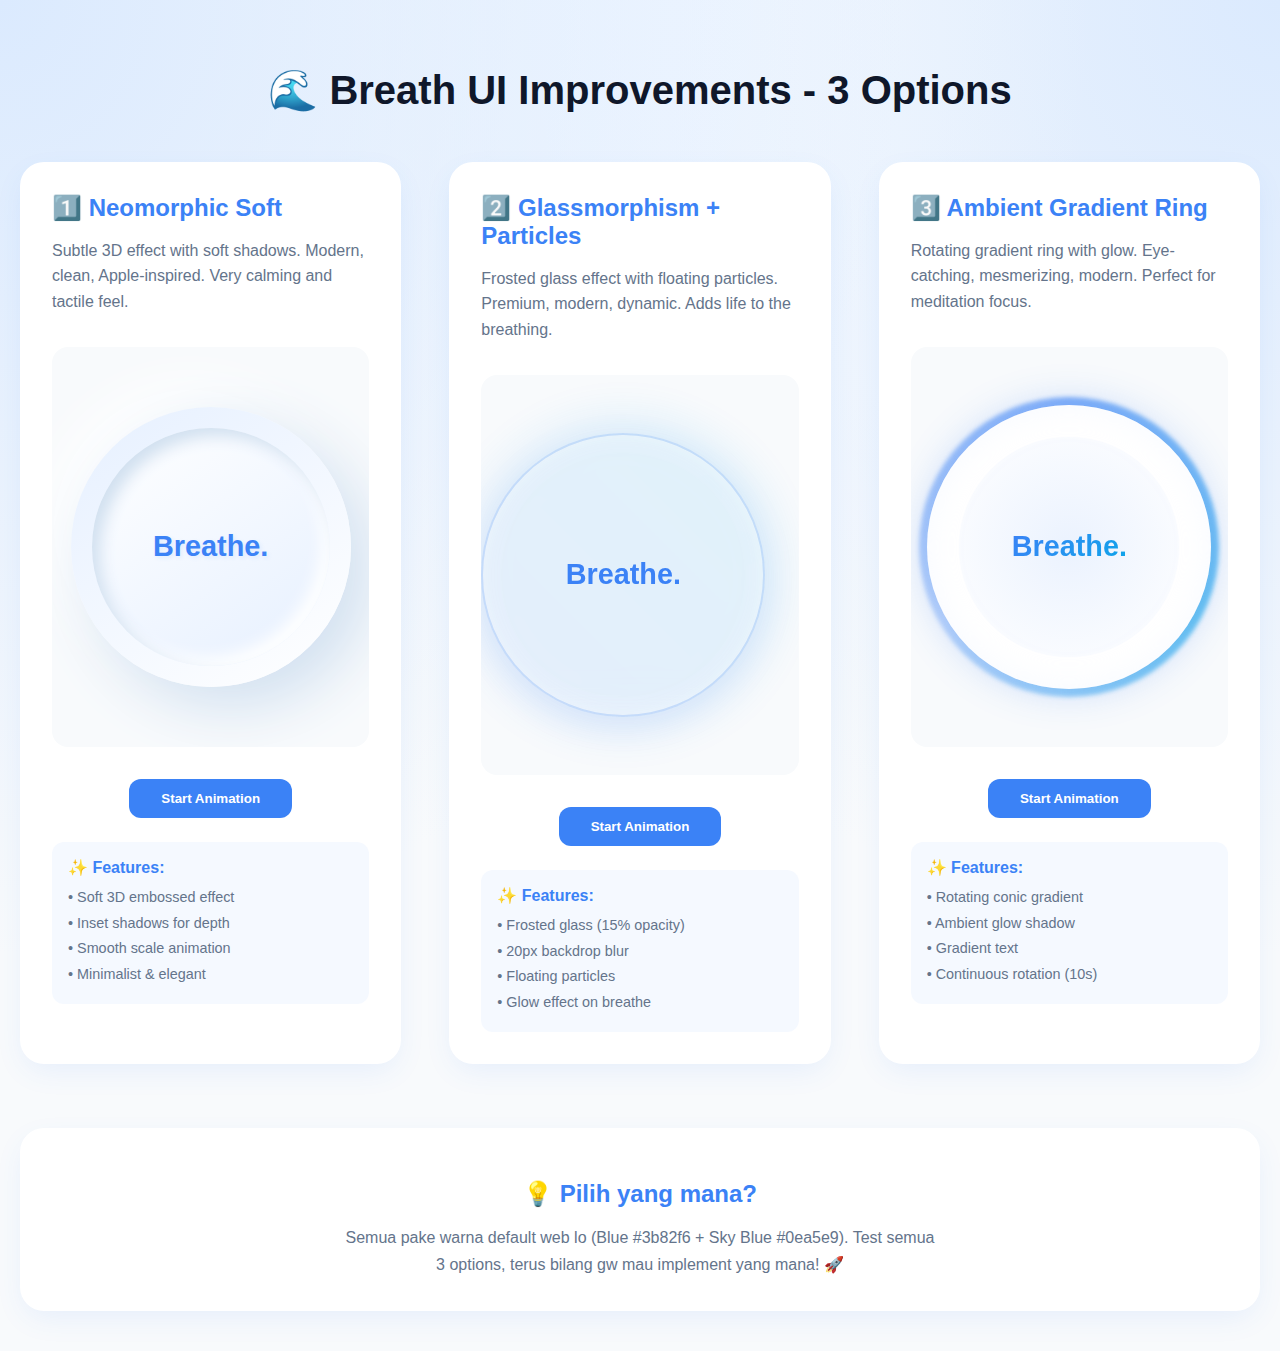
<file: breath-ui-options.html>
<!DOCTYPE html>
<html lang="en">

<head>
    <meta charset="UTF-8">
    <meta name="viewport" content="width=device-width, initial-scale=1.0">
    <title>Breath UI Improvements - 3 Options</title>
    <style>
        :root {
            --primary: #3b82f6;
            --primary-light: #eff6ff;
            --accent: #0ea5e9;
            --bg-light: #f8fafc;
        }

        body {
            font-family: 'Outfit', -apple-system, sans-serif;
            background: var(--bg-light);
            background-image:
                radial-gradient(at 0% 0%, rgba(219, 234, 254, 1) 0, transparent 50%),
                radial-gradient(at 50% 0%, rgba(239, 246, 255, 1) 0, transparent 50%),
                radial-gradient(at 100% 0%, rgba(219, 234, 254, 1) 0, transparent 50%);
            padding: 40px 20px;
            margin: 0;
        }

        .container {
            max-width: 1400px;
            margin: 0 auto;
        }

        h1 {
            text-align: center;
            font-size: 2.5rem;
            color: #0f172a;
            margin-bottom: 3rem;
        }

        .options-grid {
            display: grid;
            grid-template-columns: repeat(auto-fit, minmax(350px, 1fr));
            gap: 3rem;
            margin-bottom: 4rem;
        }

        .option-card {
            background: white;
            border-radius: 24px;
            padding: 2rem;
            box-shadow: 0 10px 30px -5px rgba(59, 130, 246, 0.1);
        }

        .option-title {
            font-size: 1.5rem;
            font-weight: 700;
            margin-bottom: 1rem;
            color: var(--primary);
        }

        .option-description {
            color: #64748b;
            margin-bottom: 2rem;
            line-height: 1.6;
        }

        .demo-area {
            min-height: 400px;
            display: flex;
            align-items: center;
            justify-content: center;
            position: relative;
            background: var(--bg-light);
            border-radius: 16px;
            overflow: hidden;
        }

        /* =====================================================
           OPTION 1: NEOMORPHIC BREATH CIRCLE
           ===================================================== */
        .neo-circle {
            width: 280px;
            height: 280px;
            border-radius: 50%;
            background: linear-gradient(145deg, #e6f0ff, #ffffff);
            box-shadow:
                20px 20px 60px #d1e0f0,
                -20px -20px 60px #ffffff;
            display: flex;
            align-items: center;
            justify-content: center;
            position: relative;
            transition: all 4s cubic-bezier(0.4, 0, 0.2, 1);
        }

        .neo-circle-inner {
            width: 85%;
            height: 85%;
            border-radius: 50%;
            background: linear-gradient(145deg, #ffffff, #e6f0ff);
            box-shadow:
                inset 8px 8px 16px #d1e0f0,
                inset -8px -8px 16px #ffffff;
            display: flex;
            align-items: center;
            justify-content: center;
            transition: all 4s cubic-bezier(0.4, 0, 0.2, 1);
        }

        .neo-text {
            font-size: 1.8rem;
            font-weight: 700;
            color: var(--primary);
            text-shadow: 2px 2px 4px rgba(59, 130, 246, 0.1);
        }

        /* Breathing animation */
        .neo-circle.breathing {
            transform: scale(1.15);
            box-shadow:
                25px 25px 80px #c5d5e8,
                -25px -25px 80px #ffffff;
        }

        .neo-circle.breathing .neo-circle-inner {
            transform: scale(0.9);
        }

        /* =====================================================
           OPTION 2: GLASSMORPHISM + PARTICLES
           ===================================================== */
        .glass-container {
            position: relative;
            width: 100%;
            height: 100%;
        }

        .particles {
            position: absolute;
            inset: 0;
        }

        .particle {
            position: absolute;
            width: 6px;
            height: 6px;
            background: var(--primary);
            border-radius: 50%;
            opacity: 0.3;
            animation: float 6s infinite ease-in-out;
        }

        .particle:nth-child(1) {
            left: 20%;
            top: 30%;
            animation-delay: 0s;
        }

        .particle:nth-child(2) {
            left: 80%;
            top: 40%;
            animation-delay: 1s;
        }

        .particle:nth-child(3) {
            left: 30%;
            top: 70%;
            animation-delay: 2s;
        }

        .particle:nth-child(4) {
            left: 70%;
            top: 20%;
            animation-delay: 3s;
        }

        .particle:nth-child(5) {
            left: 50%;
            top: 80%;
            animation-delay: 4s;
        }

        .particle:nth-child(6) {
            left: 15%;
            top: 50%;
            animation-delay: 5s;
        }

        @keyframes float {

            0%,
            100% {
                transform: translateY(0) scale(1);
            }

            50% {
                transform: translateY(-20px) scale(1.5);
                opacity: 0.6;
            }
        }

        .glass-circle {
            width: 280px;
            height: 280px;
            border-radius: 50%;
            background: rgba(255, 255, 255, 0.15);
            backdrop-filter: blur(20px);
            -webkit-backdrop-filter: blur(20px);
            border: 2px solid rgba(59, 130, 246, 0.2);
            display: flex;
            align-items: center;
            justify-content: center;
            position: relative;
            z-index: 10;
            box-shadow:
                0 8px 32px rgba(59, 130, 246, 0.1),
                inset 0 0 20px rgba(255, 255, 255, 0.5);
            transition: all 4s cubic-bezier(0.4, 0, 0.2, 1);
        }

        .glass-circle::before {
            content: '';
            position: absolute;
            inset: -20px;
            border-radius: 50%;
            background: linear-gradient(45deg, var(--primary), var(--accent));
            opacity: 0.1;
            filter: blur(20px);
            z-index: -1;
            transition: all 4s cubic-bezier(0.4, 0, 0.2, 1);
        }

        .glass-text {
            font-size: 1.8rem;
            font-weight: 700;
            color: var(--primary);
        }

        .glass-circle.breathing {
            transform: scale(1.2);
            background: rgba(255, 255, 255, 0.25);
        }

        .glass-circle.breathing::before {
            opacity: 0.2;
            filter: blur(30px);
        }

        /* =====================================================
           OPTION 3: AMBIENT GRADIENT RING
           ===================================================== */
        .ambient-container {
            position: relative;
            width: 300px;
            height: 300px;
        }

        .gradient-ring {
            position: absolute;
            inset: 0;
            border-radius: 50%;
            background: conic-gradient(from 0deg at 50% 50%,
                    var(--primary) 0deg,
                    var(--accent) 120deg,
                    rgba(59, 130, 246, 0.5) 240deg,
                    var(--primary) 360deg);
            animation: rotate 10s linear infinite;
            filter: blur(2px);
            opacity: 0.6;
        }

        @keyframes rotate {
            from {
                transform: rotate(0deg);
            }

            to {
                transform: rotate(360deg);
            }
        }

        .ambient-circle {
            position: absolute;
            inset: 8px;
            border-radius: 50%;
            background: white;
            display: flex;
            align-items: center;
            justify-content: center;
            box-shadow:
                0 0 40px rgba(59, 130, 246, 0.3),
                inset 0 0 30px rgba(239, 246, 255, 0.5);
            transition: all 4s cubic-bezier(0.4, 0, 0.2, 1);
        }

        .ambient-inner {
            width: 220px;
            height: 220px;
            border-radius: 50%;
            background: radial-gradient(circle, rgba(59, 130, 246, 0.1), transparent);
            display: flex;
            align-items: center;
            justify-content: center;
            transition: all 4s cubic-bezier(0.4, 0, 0.2, 1);
        }

        .ambient-text {
            font-size: 1.8rem;
            font-weight: 700;
            background: linear-gradient(135deg, var(--primary), var(--accent));
            -webkit-background-clip: text;
            -webkit-text-fill-color: transparent;
            background-clip: text;
        }

        .ambient-circle.breathing {
            box-shadow:
                0 0 60px rgba(59, 130, 246, 0.5),
                inset 0 0 40px rgba(239, 246, 255, 0.8);
        }

        .ambient-inner.breathing {
            transform: scale(1.2);
            background: radial-gradient(circle, rgba(59, 130, 246, 0.2), transparent);
        }

        /* Control buttons */
        .controls {
            margin-top: 2rem;
            text-align: center;
        }

        .btn {
            background: var(--primary);
            color: white;
            border: none;
            padding: 0.75rem 2rem;
            border-radius: 12px;
            font-weight: 600;
            cursor: pointer;
            transition: all 0.3s;
        }

        .btn:hover {
            background: #2563eb;
            transform: scale(1.05);
        }

        .features {
            margin-top: 1.5rem;
            padding: 1rem;
            background: rgba(59, 130, 246, 0.05);
            border-radius: 12px;
        }

        .features-title {
            font-weight: 600;
            color: var(--primary);
            margin-bottom: 0.5rem;
        }

        .features-list {
            color: #64748b;
            font-size: 0.9rem;
            line-height: 1.8;
        }
    </style>
</head>

<body>

    <div class="container">
        <h1>🌊 Breath UI Improvements - 3 Options</h1>

        <div class="options-grid">

            <!-- OPTION 1: NEOMORPHIC -->
            <div class="option-card">
                <div class="option-title">1️⃣ Neomorphic Soft</div>
                <div class="option-description">
                    Subtle 3D effect with soft shadows. Modern, clean, Apple-inspired. Very calming and tactile feel.
                </div>

                <div class="demo-area">
                    <div class="neo-circle" id="neo">
                        <div class="neo-circle-inner">
                            <div class="neo-text">Breathe.</div>
                        </div>
                    </div>
                </div>

                <div class="controls">
                    <button class="btn" onclick="toggleNeo()">Start Animation</button>
                </div>

                <div class="features">
                    <div class="features-title">✨ Features:</div>
                    <div class="features-list">
                        • Soft 3D embossed effect<br>
                        • Inset shadows for depth<br>
                        • Smooth scale animation<br>
                        • Minimalist & elegant
                    </div>
                </div>
            </div>

            <!-- OPTION 2: GLASSMORPHISM -->
            <div class="option-card">
                <div class="option-title">2️⃣ Glassmorphism + Particles</div>
                <div class="option-description">
                    Frosted glass effect with floating particles. Premium, modern, dynamic. Adds life to the breathing.
                </div>

                <div class="demo-area">
                    <div class="glass-container">
                        <div class="particles">
                            <div class="particle"></div>
                            <div class="particle"></div>
                            <div class="particle"></div>
                            <div class="particle"></div>
                            <div class="particle"></div>
                            <div class="particle"></div>
                        </div>
                        <div class="glass-circle" id="glass">
                            <div class="glass-text">Breathe.</div>
                        </div>
                    </div>
                </div>

                <div class="controls">
                    <button class="btn" onclick="toggleGlass()">Start Animation</button>
                </div>

                <div class="features">
                    <div class="features-title">✨ Features:</div>
                    <div class="features-list">
                        • Frosted glass (15% opacity)<br>
                        • 20px backdrop blur<br>
                        • Floating particles<br>
                        • Glow effect on breathe
                    </div>
                </div>
            </div>

            <!-- OPTION 3: AMBIENT GRADIENT RING -->
            <div class="option-card">
                <div class="option-title">3️⃣ Ambient Gradient Ring</div>
                <div class="option-description">
                    Rotating gradient ring with glow. Eye-catching, mesmerizing, modern. Perfect for meditation focus.
                </div>

                <div class="demo-area">
                    <div class="ambient-container">
                        <div class="gradient-ring"></div>
                        <div class="ambient-circle" id="ambient">
                            <div class="ambient-inner" id="ambient-inner">
                                <div class="ambient-text">Breathe.</div>
                            </div>
                        </div>
                    </div>
                </div>

                <div class="controls">
                    <button class="btn" onclick="toggleAmbient()">Start Animation</button>
                </div>

                <div class="features">
                    <div class="features-title">✨ Features:</div>
                    <div class="features-list">
                        • Rotating conic gradient<br>
                        • Ambient glow shadow<br>
                        • Gradient text<br>
                        • Continuous rotation (10s)
                    </div>
                </div>
            </div>

        </div>

        <div
            style="text-align: center; padding: 2rem; background: white; border-radius: 24px; box-shadow: 0 10px 30px -5px rgba(59, 130, 246, 0.1);">
            <h2 style="color: var(--primary); margin-bottom: 1rem;">💡 Pilih yang mana?</h2>
            <p style="color: #64748b; max-width: 600px; margin: 0 auto; line-height: 1.7;">
                Semua pake warna default web lo (Blue #3b82f6 + Sky Blue #0ea5e9).
                Test semua 3 options, terus bilang gw mau implement yang mana! 🚀
            </p>
        </div>
    </div>

    <script>
        let neoActive = false;
        let glassActive = false;
        let ambientActive = false;

        function toggleNeo() {
            const neo = document.getElementById('neo');
            neoActive = !neoActive;

            if (neoActive) {
                neo.classList.add('breathing');
            } else {
                neo.classList.remove('breathing');
            }
        }

        function toggleGlass() {
            const glass = document.getElementById('glass');
            glassActive = !glassActive;

            if (glassActive) {
                glass.classList.add('breathing');
            } else {
                glass.classList.remove('breathing');
            }
        }

        function toggleAmbient() {
            const ambient = document.getElementById('ambient');
            const ambientInner = document.getElementById('ambient-inner');
            ambientActive = !ambientActive;

            if (ambientActive) {
                ambient.classList.add('breathing');
                ambientInner.classList.add('breathing');
            } else {
                ambient.classList.remove('breathing');
                ambientInner.classList.remove('breathing');
            }
        }
    </script>

</body>

</html>
</file>
